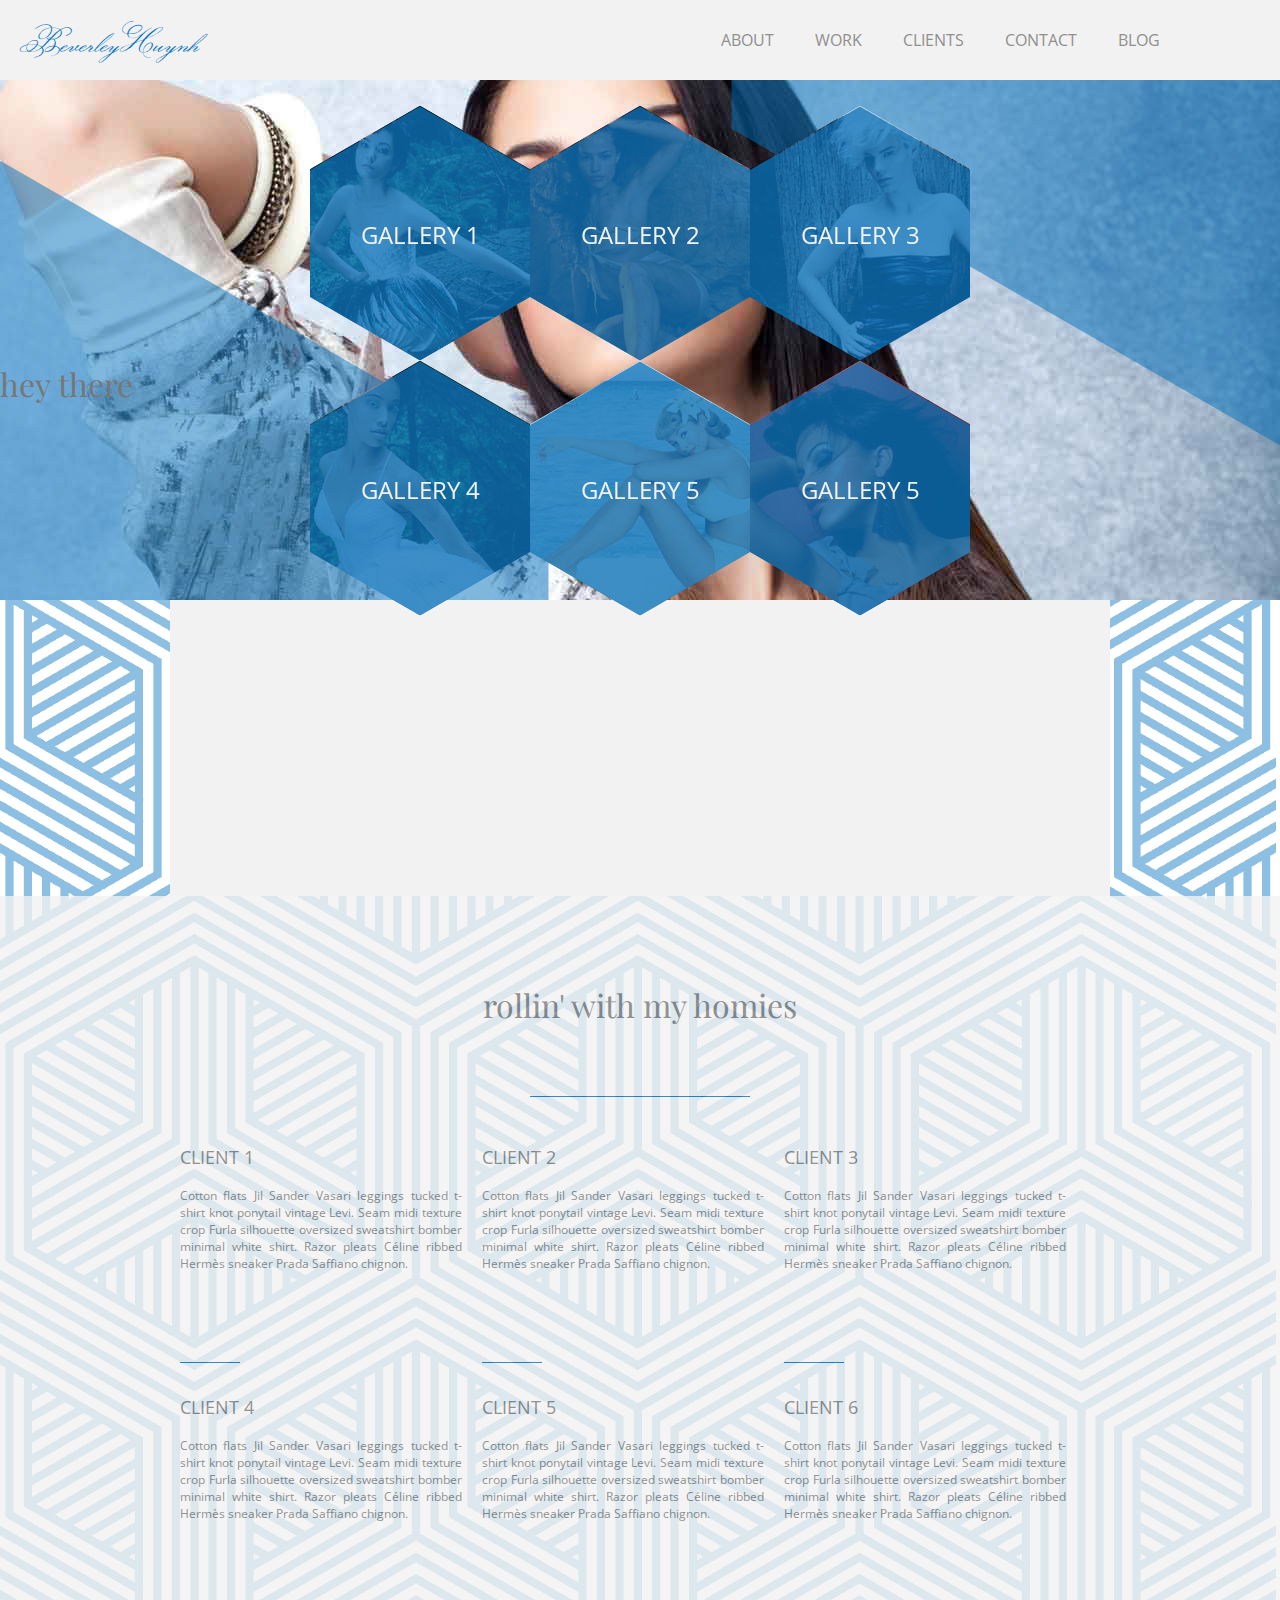
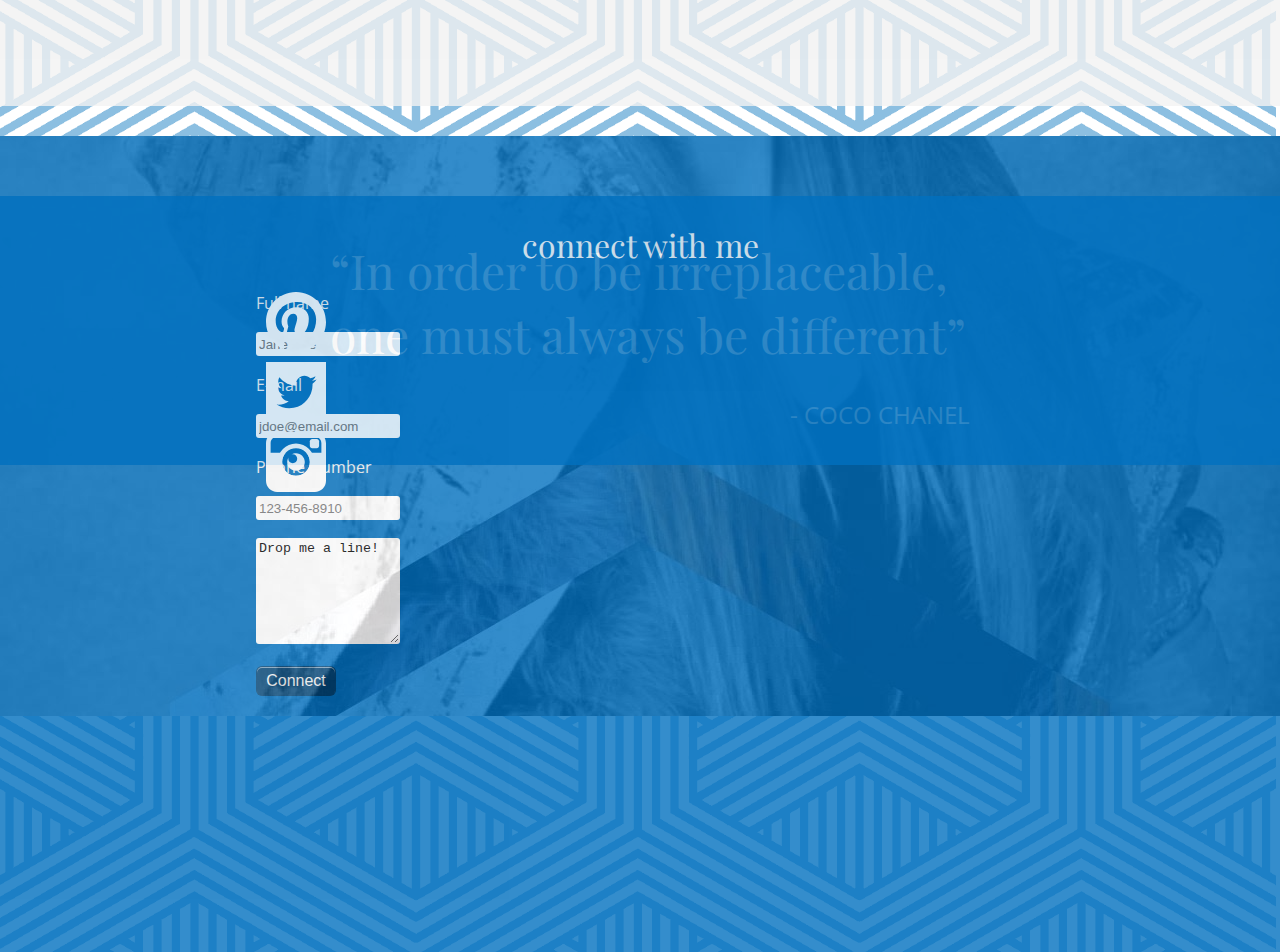
<file: index.html>
<!doctype html>
<html>
<head>
<meta http-equiv="Content-Type" content="text/html; charset=UTF-8" />

<title>Beverley Huynh Wardrobe</title>

<link rel="stylesheet" type="text/css" href="css/beverley.css">

<script type="text/javascript" src="js/jquery-1.10.2.min.js"></script>

	<link href='http://fonts.googleapis.com/css?family=Open+Sans:400,300,600' rel='stylesheet' type='text/css'>

	<link href='http://fonts.googleapis.com/css?family=Playfair+Display' rel='stylesheet' type='text/css'>

	<link href='http://fonts.googleapis.com/css?family=Monsieur+La+Doulaise' rel='stylesheet' type='text/css'>

<script>
   
// <!----- JQUERY FOR SLIDING NAVIGATION --->   
$(document).ready(function() {
  $('a[href*=#]').each(function() {
    if (location.pathname.replace(/^\//,'') == this.pathname.replace(/^\//,'')
    && location.hostname == this.hostname
    && this.hash.replace(/#/,'') ) {
      var $targetId = $(this.hash), $targetAnchor = $('[name=' + this.hash.slice(1) +']');
      var $target = $targetId.length ? $targetId : $targetAnchor.length ? $targetAnchor : false;
       if ($target) {
         var targetOffset = $target.offset().top;

// <!----- JQUERY CLICK FUNCTION REMOVE AND ADD CLASS "ACTIVE" + SCROLL TO THE #DIV--->   
         $(this).click(function() {
            $("#nav li a").removeClass("active");
            $(this).addClass('active');
           $('html, body').animate({scrollTop: targetOffset}, 1000);
           return false;
         });
      }
    }
  });

});


</script>

</head>

<body>

	<header id="header">
	<div id="logo"><a href=""> BeverleyHuynh </a></div>

	<nav id="nav">
		<ul>
		<li><a href="#about" title="Next Section" >ABOUT</a></li>
		<li><a href="#work" title="Next Section" >WORK</a></li>
		<li><a href="#clients" title="Next Section" >CLIENTS</a></li>
		<li><a href="#contact" title="Next Section" >CONTACT</a></li>
		<li><a href="#blog" title="Next Section" >BLOG</a></li>
		</ul>
	</nav>
	</header>

	<div id="about">

			<h2>hey there</h2>

			<div class="box_text">
			<p>Midi dungaree pastel chunky sole So-Cal. Neutral A.P.C. sneaker skirt washed out cable knit lilac sports luxe. Givenchy playsuit skinny jeans boots la marinière powder blue. Denim shorts white plaited grunge clutch bandeau texture tortoise-shell sunglasses Cara D. collarless.</p>
			</div>
			</div>

	<div id="box">	
		<div id="work">
			
	     	<div id="g1">GALLERY 1</div>
	     	<div id="g2">GALLERY 2</div>
	     	<div id="g3">GALLERY 3</div>
	     	<div id="g4">GALLERY 4</div>
	     	<div id="g5">GALLERY 5</div>
	     	<div id="g6">GALLERY 5</div>
		</div>	
		</div>


	<div id="clients">
		<div class="content">
			<h2>rollin' with my homies</h2>
			
			<div id="divider"></div>

			<div class="client_top">
				<h3>CLIENT 1</h3>
				<p>Cotton flats Jil Sander Vasari leggings tucked t-shirt knot ponytail vintage Levi. Seam midi texture crop Furla silhouette oversized sweatshirt bomber minimal white shirt. Razor pleats Céline ribbed 
				Hermès sneaker Prada Saffiano chignon.</p>
				
				<div id="divider_sub1"></div>
				
			</div>


			<div class="client_top">
				<h3>CLIENT 2</h3>
				<p>Cotton flats Jil Sander Vasari leggings tucked t-shirt knot ponytail vintage Levi. Seam midi texture crop Furla silhouette oversized sweatshirt bomber minimal white shirt. Razor pleats Céline ribbed Hermès sneaker Prada Saffiano chignon.</p>

				<div id="divider_sub2"></div>

			</div>

			<div class="client_top">
				<h3>CLIENT 3</h3>
				<p>Cotton flats Jil Sander Vasari leggings tucked t-shirt knot ponytail vintage Levi. Seam midi texture crop Furla silhouette oversized sweatshirt bomber minimal white shirt. Razor pleats Céline ribbed Hermès sneaker Prada Saffiano chignon.</p>

				<div id="divider_sub3"></div>

			</div>

			<div class="client_bot">
				<h3>CLIENT 4</h3>
				<p>Cotton flats Jil Sander Vasari leggings tucked t-shirt knot ponytail vintage Levi. Seam midi texture crop Furla silhouette oversized sweatshirt bomber minimal white shirt. Razor pleats Céline ribbed Hermès sneaker Prada Saffiano chignon.</p>
				</div>

			<div class="client_bot">
				<h3>CLIENT 5</h3>
				<p>Cotton flats Jil Sander Vasari leggings tucked t-shirt knot ponytail vintage Levi. Seam midi texture crop Furla silhouette oversized sweatshirt bomber minimal white shirt. Razor pleats Céline ribbed Hermès sneaker Prada Saffiano chignon.</p>
				</div>

			<div class="client_bot">
				<h3>CLIENT 6</h3>
				<p>Cotton flats Jil Sander Vasari leggings tucked t-shirt knot ponytail vintage Levi. Seam midi texture crop Furla silhouette oversized sweatshirt bomber minimal white shirt. Razor pleats Céline ribbed Hermès sneaker Prada Saffiano chignon.</p>
				</div>
			</div>
		</div>


		<div id="quote">
			<div id="quote_box">
				<div class="quote_container">
				<h1 class="white">&ldquo;In order to be irreplaceable, one must always be different&rdquo;</h1>
				<h3 class="name">- COCO CHANEL</h3>
				</div>
			</div>
		</div>

		<div id="contact">
			<h2 class="white">connect with me</h2>
				
			<div class="contactme">

				<form name="contact-form" method="get" action="thanks.html">
			        <label>Full name</label><br/><br/>
			        <input id="full-name" type="text" placeholder="Jane Doe" maxlength="40">
			        <br><br>
			        <label>E-mail</label><br/><br/>
			        <input id="email" type="email" placeholder="jdoe@email.com" maxlength="40">
			        <br><br>			        
			        <label>Phone Number</label><br/><br/>
			        <input id="phone" type="tel" placeholder="123-456-8910" maxlength="12">
			        <br><br>
			        <textarea name="description">Drop me a line!</textarea>
	       			<br><br>
	       			<input type="submit" value="Connect" style="width:80px; height:30px;padding:5px;font-size:1em;background-color:#014373;border-radius:6px;color:#F2F2F2;box-shadow: 0 1px 0 rgba(255, 255, 255, 0.5) inset;" />
		       	</form>
		    
		    <div class="sm_container">
		       <div id="pinterest"></div>
		       <div id="twitter"></div>
		       <div id="instagram"></div>
		    </div>
		    </div>
		</div>
     
</body>
</html>
</file>
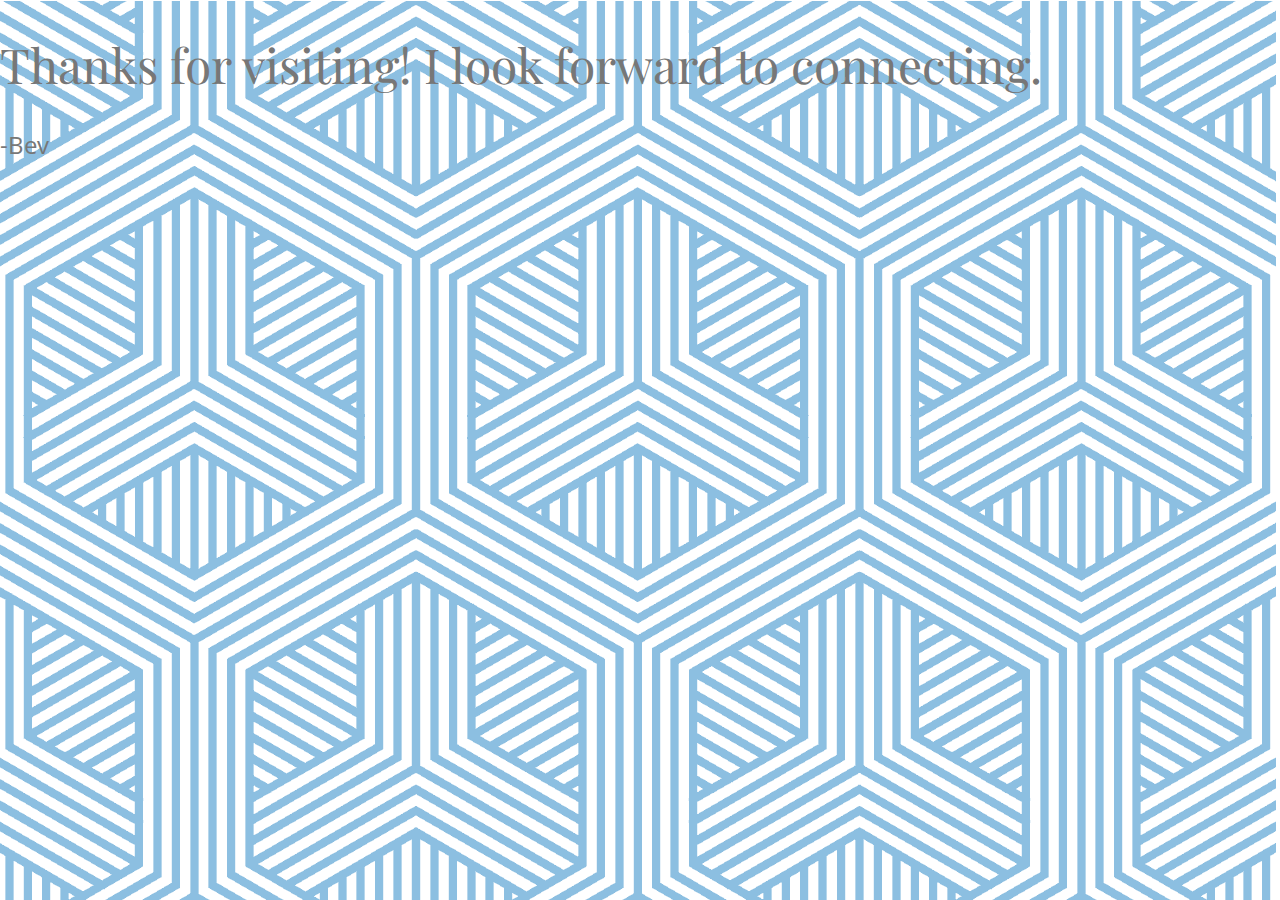
<file: gallery.html>
<!doctype html>
<html>
<head>
<meta http-equiv="Content-Type" content="text/html; charset=UTF-8" />

<title>Thanks! Love, Bev</title>

<link rel="stylesheet" type="text/css" href="css/beverley.css">

<script type="text/javascript" src="js/jquery-1.10.2.min.js"></script>

	<link href='http://fonts.googleapis.com/css?family=Open+Sans:400,300,600' rel='stylesheet' type='text/css'>

	<link href='http://fonts.googleapis.com/css?family=Playfair+Display' rel='stylesheet' type='text/css'>

	<link href='http://fonts.googleapis.com/css?family=Rufina' rel='stylesheet' type='text/css'>

	<script></script>
</head>

<body>

<h1>Thanks for visiting! I look forward to connecting.</h1>

<h3>-Bev</h3>

</body>
</html>
</file>
<file: css/beverley.css>
@charset "UTF-8";
/* CSS Document */

/**** GENERAL ****/

body {
	background-image:url("../image/background.png");
	margin: 0;
	padding: 0;
	width: 100%;
	font-size: 100%;
} 

h1 {
	font-family: 'Playfair Display', "Century Schoolbook", "Niagara Solid", Utopia, Georgia, "Times New Roman", serif;
	font-weight: 400;
	font-size: 3em;
	color: #777777;
}

h2 {
	font-family: 'Playfair Display', "Century Schoolbook", "Niagara Solid", Utopia, Georgia, "Times New Roman", serif;
	font-weight: 400;
	font-size: 2em;
	color: #777777;
}

h3 {
	font-family: 'Open Sans', sans-serif;
	font-weight: 400;
	font-size: 1.5em;
	color: #777777;
}	

p {
	font-family: 'Open Sans', sans-serif;
	font-weight: 400;
	font-size: 100%;
	color: #777777;
	text-align: justify;
}

label {
	font-family: 'Open Sans', sans-serif;
	font-weight: 400;
	font-size: 100%;
	color: #F2F2F2;
}

/*** Header and Navigator ***/

#header {
	width: 100%;
	height: 80px;
	background-color: #F2F2F2;
	position: fixed;
	z-index: 100;
}

#nav {
	width: 600px;
	float: right;
	margin-top: 20px;
}

#logo a {
	text-decoration: none;
	float: left;
	font-size: 30px;
	margin-top: 20px;
	margin-left: 20px;
	font-family: 'Monsieur La Doulaise', cursive;
	color: #0170BF;
}

#nav ul {
	list-style: none;
	display: block;
	margin: 0 auto;
	padding-left: 0px;
}

#nav li {
	margin-top: 9px;
	float: left;
	padding-left: 41px;
}

#nav li a {
	color: #777777;
	opacity: 0.8;
	font-size: 1em;
	text-decoration: none;
	font-family: 'Open Sans', sans-serif;
}

#nav li a.active {
    border-bottom: 1px solid #0170BF;
    color: #0170BF;
    opacity: 1;
}

#nav li a:hover {
	color: #0170BF;
	opacity: 1;
}

/**** Styling ****/

.white {
	font-family: 'Playfair Display', "Century Schoolbook", "Niagara Solid", Utopia, Georgia, "Times New Roman", serif;
	font-weight: 400;
	color: #F2F2F2;
}

/*** Sections ***/

#about {
	width: 100%;
	height: 950px;
	background-image: url("../image/header1.jpg");
	background-repeat: no-repeat;
	position: fixed;
	padding-top: 335px;
}

#box {
	width: 940px;
	height: 850px;
	text-align: center;
	padding-top: 46px;
	background-color: #F2F2F2;
	margin: auto;
}

.box_text {
	width: 640px;
	margin: 0px auto;
}

#work {
	width: 660px;
	height: 510px;
	left: 160px;
	margin-top: 60px;
	margin-left: auto;
	margin-right: auto;
	text-align: left;
	border: 0px solid red;
}

/*** Gallery ***/

/*Gallery Positioning*/

/*Gallery Elements*/

#g1, #g2, #g3, #g4, #g5, #g6 {
	width: 220px;
	height: 143px;
	background-repeat: no-repeat;
	position: relative;
	float: left;

	margin-left: auto;
    margin-right: auto;
    padding-top: 17%;

	text-align: center;
	font-family: 'Open Sans', sans-serif;
	font-weight: 400;
	font-size:1.5em;
	color: #F2F2F2;
}

#g1 {background-image: url("../image/gallery_01bl.svg");}
#g2 {background-image: url("../image/gallery_02bl.svg");}
#g3 {background-image: url("../image/gallery_03bl.svg");}
#g4 {background-image: url("../image/gallery_04bl.svg");}
#g5 {background-image: url("../image/gallery_05bl.svg");}
#g6 {background-image: url("../image/gallery_06bl.svg");}

#g1:hover {background-image: url("../image/gallery_01.png"); color: transparent;}
#g2:hover {background-image: url("../image/gallery_02.png"); color: transparent;}
#g3:hover {background-image: url("../image/gallery_03.png"); color: transparent;}
#g4:hover {background-image: url("../image/gallery_04.png"); color: transparent;}
#g5:hover {background-image: url("../image/gallery_05.png"); color: transparent;}
#g6:hover {background-image: url("../image/gallery_06.png"); color: transparent;}

/*** Client ***/

#clients {
	width: 100%;
	height:750px;
	background-color: #F2F2F2;
	opacity: 0.8;

	text-align: center;
	padding-top: 60px;
}

.content {
	width: 940px;
	margin: auto;
	height: 330px;
}

.client_top, .client_bot {
	width: 30%;
	height: 120px;
	position: relative;
	float: left;
	text-align: left;
	font-size: 0.75em;
}

.client_top {margin: 0px 10px 0px 10px;}
.client_bot {margin: 130px 10px 0px 10px;}

#divider {
	width: 220px;
	margin: 70px auto 30px auto;
	border-bottom: 1px solid #0170BF; 
}

#divider_sub1, #divider_sub2, #divider_sub3 {
	width: 60px;
	margin: 90px auto auto 0px;
	border-bottom: 1px solid #0170BF; 
}

/*** Quote ***/

#quote {
	width: 100%;
	height: 530px;
	background-image: url("../image/header2_bw.jpg");
	background-repeat: no-repeat;
	position: fixed;
	margin-top: 30px;
	padding-top: 60px;
}

#quote_box {
	width: 100%;
	background-color: #0170BF;
	opacity: 0.8; 
	padding: 10px;
	position: relative;
}

.quote_container {
	width: 640px;
	margin: 10px auto;
}


h3.name {
	text-align: right;
	font-family: 'Open Sans', sans-serif;
	font-weight: 400;
	font-size: 1.5em;
	color: #F2F2F2;
}

#contact {
	width: 100%;
	background-color: #0170BF;
	opacity: 0.8;
	margin-top: 30px; 
	padding-top: 60px;
	padding-bottom: 60px;
	text-align: center;
	position: relative;
}

.contactme {
	width:60%;
	height: 600px;
	margin: auto;
}

/*** Form ***/

form {
	width:30%;
	float:left;
	text-align: left;
}

input, textarea {
	border-radius: 3px;
	border: 1px solid transparent;
}

input {
	width: 60%;
	height: 20px;
}

textarea {
	width: 60%;
	height: 100px;
}

/*** Social Media ***/

.sm_container {
	width: 245px;
	height: 100px;
}

#pinterest, #twitter, #instagram {
	background-repeat:no-repeat; 
	width: 60px; 
	height: 60px; 
	margin: 10px;
	position: relative;
}

#pinterest {background: url("../image/pinterest.svg");}
#twitter {background: url("../image/twitter.svg");}
#instagram {background: url("../image/instagram.svg");}
</file>
